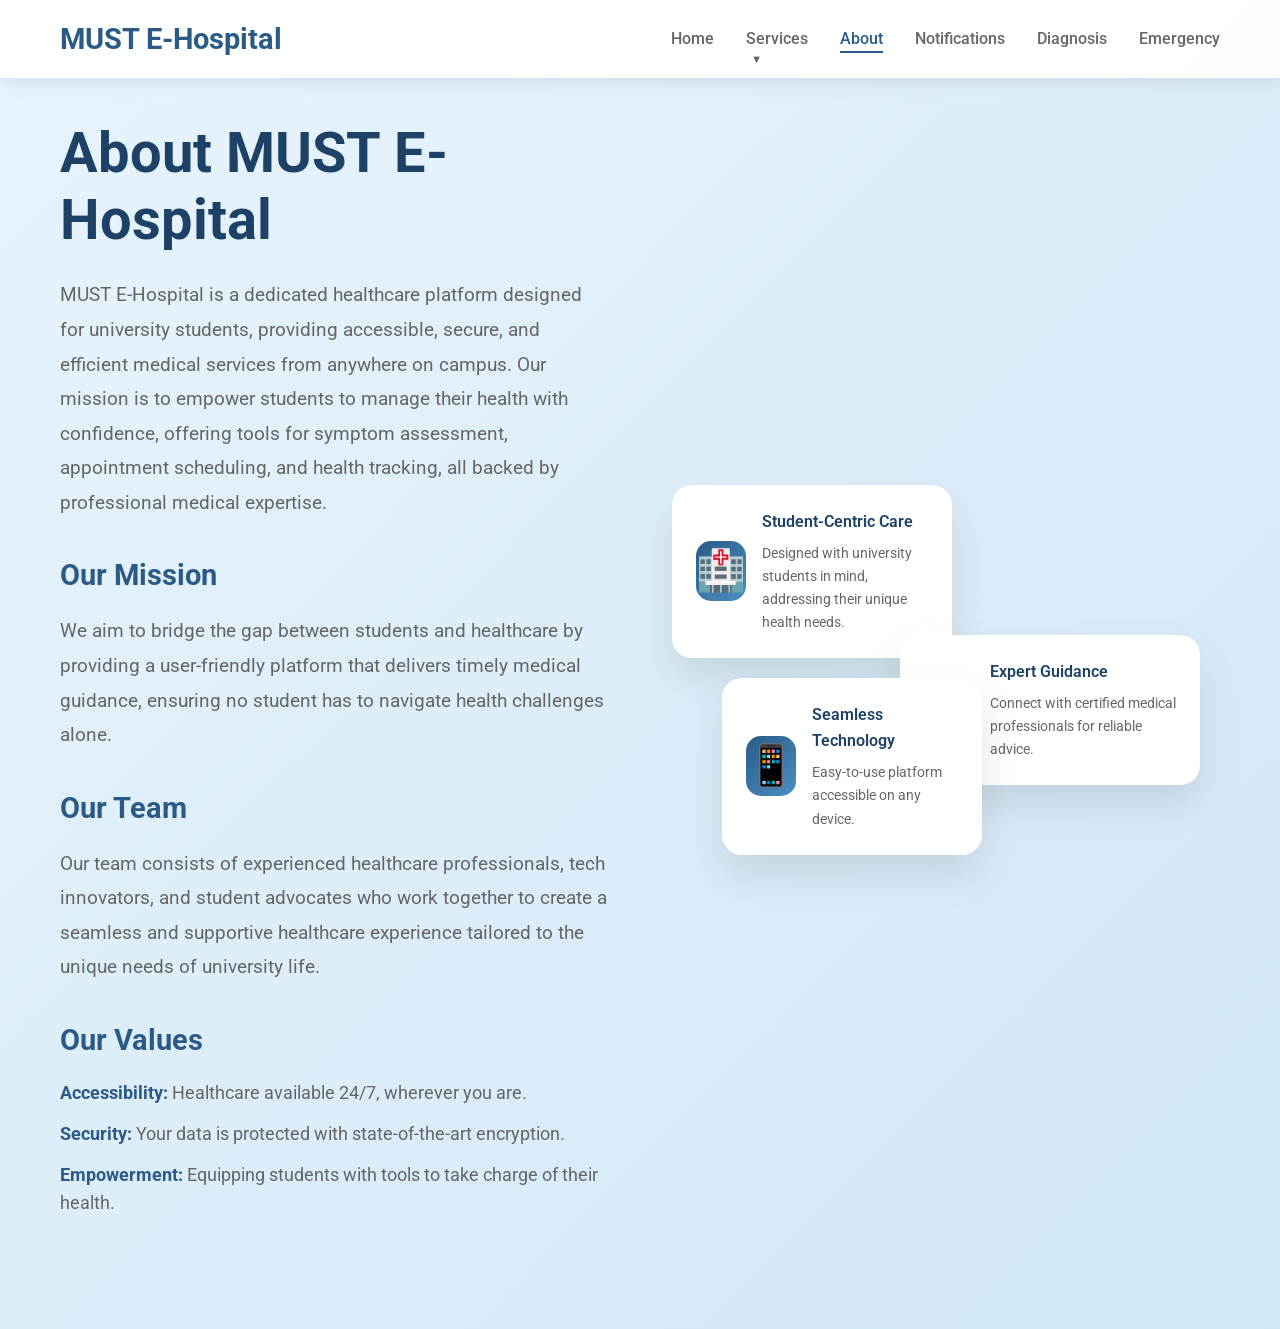
<file: about.html>
<!DOCTYPE html>
<html lang="en">
<head>
    <meta charset="UTF-8">
    <meta name="viewport" content="width=device-width, initial-scale=1.0">
    <title>About MUST E-Hospital - Student Healthcare Platform</title>
    <link href="https://fonts.googleapis.com/css2?family=Roboto:wght@300;400;500;700&display=swap" rel="stylesheet">
    <link rel="stylesheet" href="about.css">
</head>
<body>
    <!-- Header Section -->
    <header class="header">
        <div class="container">
            <div class="header-content">
                <div class="logo">
                    <h2>MUST E-Hospital</h2>
                </div>
                <nav class="nav">
                    <ul class="nav-list">
                        <li><a href="home.php" class="nav-link">Home</a></li>
                        <li>
                            <a href="#services" class="nav-link services">Services</a>
                            <div class="submenu">
                                <ul>
                                    <li><a href="Appointment.php" class="submenu-link">Appointment</a></li>
                                    <li><a href="Healthtrack.php" class="submenu-link">Healthtrack</a></li>
                                    <li><a href="Account.php" class="submenu-link">Account</a></li>
                                    <li><a href="Help.html" class="submenu-link">Help</a></li>
                                    <li><a href="includes/logout.inc.php" class="submenu-link">Logout</a></li>
                                </ul>
                            </div>
                        </li>
                        <li><a href="about.html" class="nav-link active">About</a></li>
                        <li><a href="Notifications.php" class="nav-link">Notifications</a></li>
                        <li><a href="Diagnosis.php" class="nav-link">Diagnosis</a></li>
                        <li><a href="Emergency.php" class="nav-link">Emergency</a></li>
                    </ul>
                </nav>
               
                <div class="mobile-menu-toggle">
                    <span></span>
                    <span></span>
                    <span></span>
                </div>
            </div>
        </div>
    </header>

    <!-- About Section -->
    <section class="about">
        <div class="container">
            <div class="about-content">
                <div class="about-text">
                    <h1>About MUST E-Hospital</h1>
                    <p>MUST E-Hospital is a dedicated healthcare platform designed for university students, providing accessible, secure, and efficient medical services from anywhere on campus. Our mission is to empower students to manage their health with confidence, offering tools for symptom assessment, appointment scheduling, and health tracking, all backed by professional medical expertise.</p>
                    <div class="about-mission">
                        <h3>Our Mission</h3>
                        <p>We aim to bridge the gap between students and healthcare by providing a user-friendly platform that delivers timely medical guidance, ensuring no student has to navigate health challenges alone.</p>
                    </div>
                    <div class="about-team">
                        <h3>Our Team</h3>
                        <p>Our team consists of experienced healthcare professionals, tech innovators, and student advocates who work together to create a seamless and supportive healthcare experience tailored to the unique needs of university life.</p>
                    </div>
                    <div class="about-values">
                        <h3>Our Values</h3>
                        <ul>
                            <li><strong>Accessibility:</strong> Healthcare available 24/7, wherever you are.</li>
                            <li><strong>Security:</strong> Your data is protected with state-of-the-art encryption.</li>
                            <li><strong>Empowerment:</strong> Equipping students with tools to take charge of their health.</li>
                        </ul>
                    </div>
                </div>
                <div class="about-visual">
                    <div class="about-card">
                        <div class="card-icon">🏥</div>
                        <div class="card-content">
                            <h4>Student-Centric Care</h4>
                            <p>Designed with university students in mind, addressing their unique health needs.</p>
                        </div>
                    </div>
                    <div class="about-card">
                        <div class="card-icon">🩺</div>
                        <div class="card-content">
                            <h4>Expert Guidance</h4>
                            <p>Connect with certified medical professionals for reliable advice.</p>
                        </div>
                    </div>
                    <div class="about-card">
                        <div class="card-icon">📱</div>
                        <div class="card-content">
                            <h4>Seamless Technology</h4>
                            <p>Easy-to-use platform accessible on any device.</p>
                        </div>
                    </div>
                </div>
            </div>
        </div>
    </section>

    <script>
        // Mobile menu functionality
        document.addEventListener('DOMContentLoaded', function() {
            const mobileMenuToggle = document.querySelector('.mobile-menu-toggle');
            const nav = document.querySelector('.nav');
            const navList = document.querySelector('.nav-list');
            const serviceLinks = document.querySelectorAll('.nav-link.services');

            console.log('About page mobile menu elements:', { mobileMenuToggle: !!mobileMenuToggle, nav: !!nav, navList: !!navList });

            // Only initialize once across all pages/scripts
            if (mobileMenuToggle && nav && navList) {
                if (document.body.dataset.mobileMenuInit) {
                    console.log('Mobile menu already initialized by another script - skipping about.html init');
                } else {
                    document.body.dataset.mobileMenuInit = '1';

                    // Toggle main mobile menu
                    mobileMenuToggle.addEventListener('click', function(e) {
                        // Prevent other document click handlers from running and closing the menu immediately
                        e.stopPropagation();
                        e.stopImmediatePropagation();
                        console.log('About: mobile menu toggle clicked');
                        this.classList.toggle('active');
                        nav.classList.toggle('active');
                        navList.classList.toggle('active');

                        // Track open state on body so other scripts can check it
                        document.body.classList.toggle('menu-open');

                        // Close all submenus when closing main menu
                        if (!navList.classList.contains('active')) {
                            closeAllSubmenus();
                        }
                    });

                    // Toggle submenus on mobile
                    serviceLinks.forEach(link => {
                        link.addEventListener('click', function(e) {
                            if (window.innerWidth <= 768) {
                                e.preventDefault();
                                // Block other click handlers to avoid race conditions
                                e.stopPropagation();
                                e.stopImmediatePropagation();
                                console.log('About: Services link clicked on mobile');
                                const submenu = this.nextElementSibling;

                                // Close other open submenus
                                closeOtherSubmenus(submenu);

                                // Toggle current submenu
                                this.classList.toggle('active');
                                if (submenu && submenu.classList.contains('submenu')) {
                                    submenu.classList.toggle('active');
                                }
                            }
                        });
                    });

                    // Close menu when clicking outside on mobile (only when menu is actually open)
                    document.addEventListener('click', function(e) {
                        if (window.innerWidth <= 768 &&
                            document.body.classList.contains('menu-open') &&
                            !e.target.closest('.nav') &&
                            !e.target.closest('.mobile-menu-toggle')) {
                            console.log('About: Click outside - closing mobile menu');
                            closeMobileMenu();
                        }
                    });

                    // Navigation handling
                    document.addEventListener('click', function(e) {
                        const link = e.target.closest('.nav-link, .submenu-link');
                        if (link) {
                            const targetUrl = link.getAttribute('href');

                            // Handle logout separately
                            if (targetUrl === 'includes/logout.inc.php') {
                                e.preventDefault();
                                window.location.href = targetUrl;
                                return;
                            }

                            // Close mobile menu when navigating (except for services dropdown) but only if menu is open
                            if (window.innerWidth <= 768 && document.body.classList.contains('menu-open') && !link.classList.contains('services')) {
                                closeMobileMenu();
                            }
                        }
                    });

                    // Close menu function
                    function closeMobileMenu() {
                        if (mobileMenuToggle) mobileMenuToggle.classList.remove('active');
                        if (nav) nav.classList.remove('active');
                        if (navList) navList.classList.remove('active');
                        // Remove the open-state marker
                        document.body.classList.remove('menu-open');
                        closeAllSubmenus();
                    }

                    // Close all submenus function
                    function closeAllSubmenus() {
                        document.querySelectorAll('.submenu').forEach(submenu => {
                            submenu.classList.remove('active');
                        });
                        document.querySelectorAll('.nav-link.services').forEach(link => {
                            link.classList.remove('active');
                        });
                    }

                    // Close other submenus function
                    function closeOtherSubmenus(currentSubmenu) {
                        document.querySelectorAll('.submenu').forEach(menu => {
                            if (menu !== currentSubmenu) {
                                menu.classList.remove('active');
                            }
                        });
                        document.querySelectorAll('.nav-link.services').forEach(menuLink => {
                            if (menuLink.nextElementSibling !== currentSubmenu) {
                                menuLink.classList.remove('active');
                            }
                        });
                    }
                }
            } else {
                console.log('About: No mobile menu found in DOM for this page - leaving menu init to page-specific scripts.');
            }

            // Header scroll effect (unchanged)
            window.addEventListener('scroll', function() {
                const header = document.querySelector('.header');
                if (window.scrollY > 50) {
                    header.classList.add('scrolled');
                } else {
                    header.classList.remove('scrolled');
                }
            });
        });
    </script>
</body>
</html>
</file>
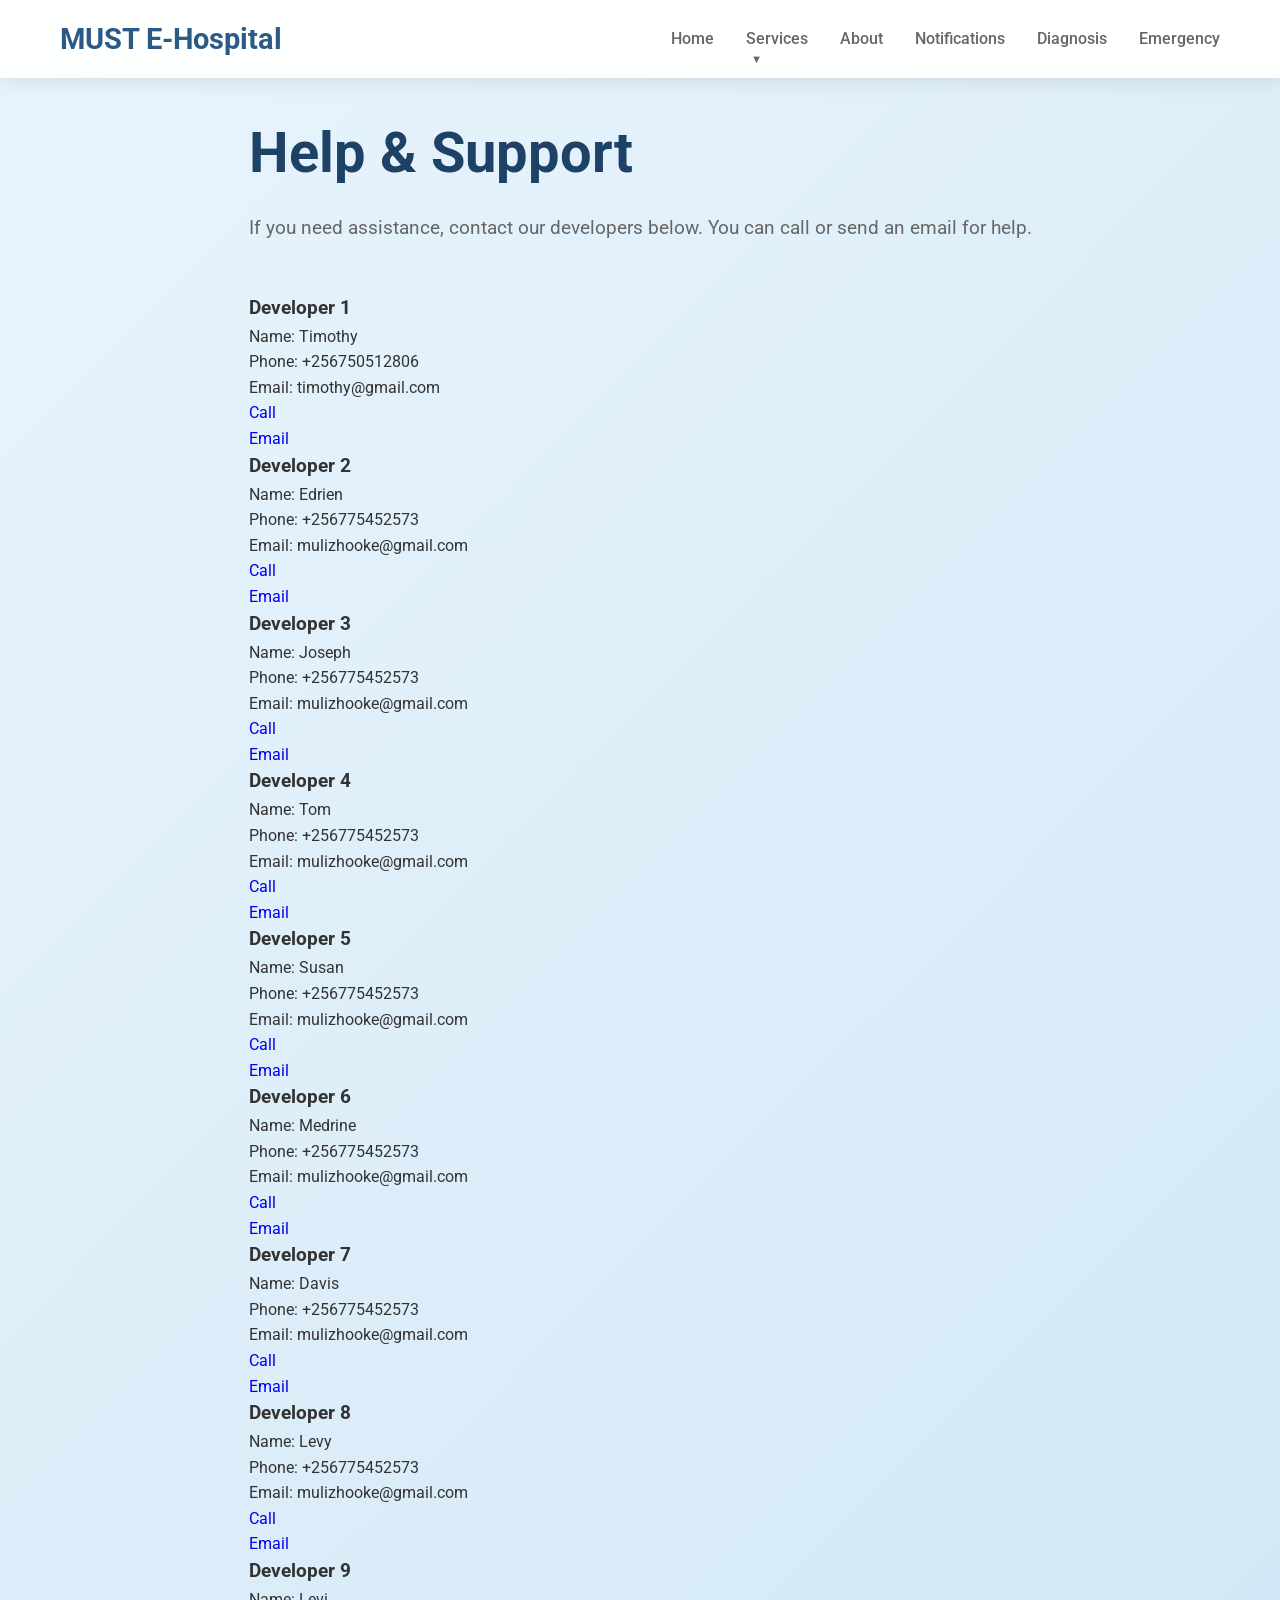
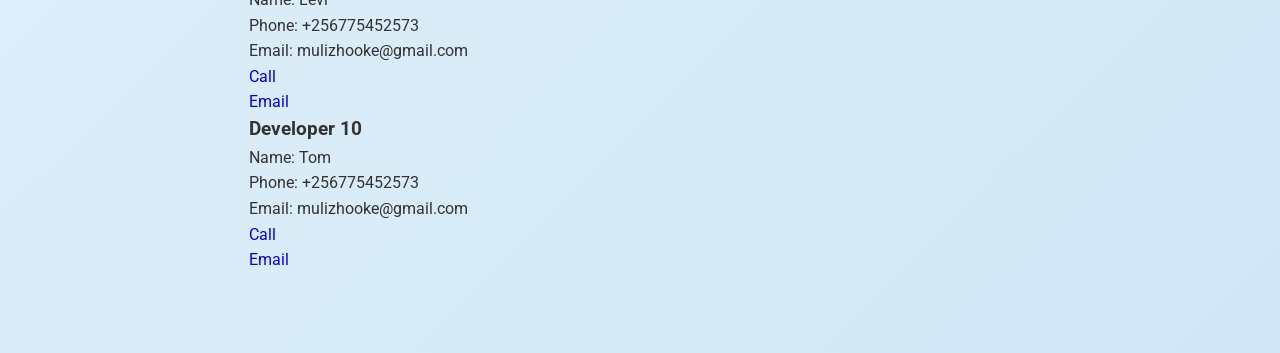
<file: Help.html>
<!DOCTYPE html>
<html lang="en">
<head>
    <meta charset="UTF-8">
    <meta name="viewport" content="width=device-width, initial-scale=1.0">
    <title>Help -MUST E-Hospital</title>
    <link href="https://fonts.googleapis.com/css2?family=Roboto:wght@300;400;500;700&display=swap" rel="stylesheet">
    <link rel="stylesheet" href="help.css">
</head>
<body>
    <!-- Header Section -->
    <header class="header">
        <div class="container">
            <div class="header-content">
                <div class="logo">
                    <h2>MUST E-Hospital</h2>
                </div>
                <nav class="nav">
                    <ul class="nav-list">
                        <li><a href="home.php" class="nav-link">Home</a></li>
                        <li>
                            <a href="#services" class="nav-link services">Services</a>
                            <div class="submenu">
                                <ul>
                                    <li><a href="Appointment.php" class="submenu-link">Appointment</a></li>
                                    <li><a href="Healthtrack.php" class="submenu-link">Healthtrack</a></li>
                                    <li><a href="Account.php" class="submenu-link">Account</a></li>
                                    <li><a href="Help.html" class="submenu-link active">Help</a></li>
                                    <li><a href="includes/logout.inc.php" class="submenu-link">Logout</a></li>
                                </ul>
                            </div>
                        </li>
                        <li><a href="about.html" class="nav-link">About</a></li>
                        <li><a href="Notifications.php" class="nav-link">Notifications</a></li>
                        <li><a href="Diagnosis.php" class="nav-link">Diagnosis</a></li>
                        <li><a href="Emergency.php" class="nav-link">Emergency</a></li>
                    </ul>
                </nav>
                
                <div class="mobile-menu-toggle">
                    <span></span>
                    <span></span>
                    <span></span>
                </div>
            </div>
        </div>
    </header>

    <!-- Help Section -->
    <section class="help">
        <div class="container">
            <div class="help-content">
                <div class="help-text">
                    <h1>Help & Support</h1>
                    <p>If you need assistance, contact our developers below. You can call or send an email for help.</p>
                </div>
                <div class="developer-list">
                    <div class="developer-card">
                        <h3>Developer 1</h3>
                        <p>Name: Timothy</p>
                        <p>Phone: +256750512806</p>
                        <p>Email: timothy@gmail.com</p>
                        <a href="tel:+256751502806" class="btn-primary">Call</a><br>
                        <a href="mailto:timothy@gmail.com" class="btn-secondary">Email</a>
                    </div>
                    <div class="developer-card">
                        <h3>Developer 2</h3>
                        <p>Name: Edrien</p>
                        <p>Phone: +256775452573</p>
                        <p>Email: mulizhooke@gmail.com</p>
                        <a href="tel:+256775452573" class="btn-primary">Call</a><br>
                        <a href="mailto:mulizhooke@gmail.com" class="btn-secondary">Email</a>
                    </div>
                    <div class="developer-card">
                        <h3>Developer 3</h3>
                        <p>Name: Joseph</p>
                        <p>Phone: +256775452573</p>
                        <p>Email: mulizhooke@gmail.com</p>
                        <a href="tel:+256775452573" class="btn-primary">Call</a><br>
                        <a href="mailto:mulizhooke@gmail.com" class="btn-secondary">Email</a>
                    </div>
                    <div class="developer-card">
                        <h3>Developer 4</h3>
                        <p>Name: Tom</p>
                        <p>Phone: +256775452573</p>
                        <p>Email: mulizhooke@gmail.com</p>
                        <a href="tel:+256775452573" class="btn-primary">Call</a><br>
                        <a href="mailto:mulizhooke@gmail.com" class="btn-secondary">Email</a>
                    </div>
                     <div class="developer-card">
                        <h3>Developer 5</h3>
                        <p>Name: Susan</p>
                        <p>Phone: +256775452573</p>
                        <p>Email: mulizhooke@gmail.com</p>
                        <a href="tel:+256775452573" class="btn-primary">Call</a><br>
                        <a href="mailto:mulizhooke@gmail.com" class="btn-secondary">Email</a>
                    </div>
                     <div class="developer-card">
                        <h3>Developer 6</h3>
                        <p>Name: Medrine</p>
                        <p>Phone: +256775452573</p>
                        <p>Email: mulizhooke@gmail.com</p>
                        <a href="tel:+256775452573" class="btn-primary">Call</a><br>
                        <a href="mailto:mulizhooke@gmail.com" class="btn-secondary">Email</a>
                    </div>
                     <div class="developer-card">
                        <h3>Developer 7</h3>
                        <p>Name: Davis</p>
                        <p>Phone: +256775452573</p>
                        <p>Email: mulizhooke@gmail.com</p>
                        <a href="tel:+256775452573" class="btn-primary">Call</a><br>
                        <a href="mailto:mulizhooke@gmail.com" class="btn-secondary">Email</a>
                    </div>
                     <div class="developer-card">
                        <h3>Developer 8</h3>
                        <p>Name: Levy</p>
                        <p>Phone: +256775452573</p>
                        <p>Email: mulizhooke@gmail.com</p>
                        <a href="tel:+256775452573" class="btn-primary">Call</a><br>
                        <a href="mailto:mulizhooke@gmail.com" class="btn-secondary">Email</a>
                    </div>
                     <div class="developer-card">
                        <h3>Developer 9</h3>
                        <p>Name: Levi</p>
                        <p>Phone: +256775452573</p>
                        <p>Email: mulizhooke@gmail.com</p>
                        <a href="tel:+256775452573" class="btn-primary">Call</a><br>
                        <a href="mailto:mulizhooke@gmail.com" class="btn-secondary">Email</a>
                    </div>
                     <div class="developer-card">
                        <h3>Developer 10</h3>
                        <p>Name: Tom</p>
                        <p>Phone: +256775452573</p>
                        <p>Email: mulizhooke@gmail.com</p>
                        <a href="tel:+256775452573" class="btn-primary">Call</a><br>
                        <a href="mailto:mulizhooke@gmail.com" class="btn-secondary">Email</a>
                    </div>
                    
                </div>
            </div>
        </div>
    </section>

    <script src="help.js"></script>
</body>
</html>
</file>
<file: about.css>
/* Reset and Base Styles */
* {
    margin: 0;
    padding: 0;
    box-sizing: border-box;
}

body {
    font-family: 'Roboto', sans-serif;
    line-height: 1.6;
    color: #333;
    overflow-x: hidden;
}

.container {
    max-width: 1200px;
    margin: 0 auto;
    padding: 0 20px;
}

/* Header Styles */
.header {
    background: rgba(255, 255, 255, 0.95);
    position: fixed;
    top: 0;
    left: 0;
    right: 0;
    z-index: 1000;
    transition: all 0.3s ease;
    box-shadow: 0 2px 20px rgba(0, 0, 0, 0.1);
}

.header.scrolled {
    background: rgba(255, 255, 255, 0.98);
    box-shadow: 0 2px 30px rgba(0, 0, 0, 0.15);
}

.header-content {
    display: flex;
    align-items: center;
    justify-content: space-between;
    padding: 1rem 0;
}

.logo h2 {
    color: #2B5A87;
    font-weight: 700;
    font-size: 1.8rem;
}

.nav-list {
    display: flex;
    list-style: none;
    gap: 2rem;
}

.nav-link {
    text-decoration: none;
    color: #666;
    font-weight: 500;
    transition: all 0.3s ease;
    position: relative;
}

.nav-link:hover,
.nav-link.active {
    color: #2B5A87;
}

.nav-link::after {
    content: '';
    position: absolute;
    bottom: -5px;
    left: 0;
    width: 0;
    height: 2px;
    background: #2B5A87;
    transition: width 0.3s ease;
}

.nav-link:hover::after,
.nav-link.active::after {
    width: 100%;
}

/* Submenu Styles - DESKTOP */
.nav-list li {
    position: relative;
}

.nav-link.services::after {
    content: '▼';
    font-size: 0.7rem;
    margin-left: 5px;
    display: inline-block;
    transition: transform 0.3s ease;
}

.nav-list li:hover .nav-link.services::after {
    transform: rotate(180deg);
}

.submenu {
    position: absolute;
    top: 100%;
    left: 0;
    background: white;
    box-shadow: 0 5px 20px rgba(0, 0, 0, 0.1);
    border-radius: 8px;
    min-width: 200px;
    opacity: 0;
    visibility: hidden;
    transform: translateY(10px);
    transition: all 0.3s ease;
    z-index: 1000;
    padding: 0;
}

.nav-list li:hover .submenu {
    opacity: 1;
    visibility: visible;
    transform: translateY(0);
}

.submenu ul {
    list-style: none;
    padding: 0.5rem 0;
}

.submenu li {
    list-style: none;
}

.submenu-link {
    display: block;
    padding: 0.8rem 1.5rem;
    color: #666;
    text-decoration: none;
    font-weight: 500;
    transition: all 0.3s ease;
}

.submenu-link:hover {
    background: #E8F4FD;
    color: #2B5A87;
}

.auth-buttons {
    display: flex;
    gap: 1rem;
}

.btn-login {
    background: transparent;
    border: 2px solid #2B5A87;
    color: #2B5A87;
    padding: 0.7rem 1.5rem;
    border-radius: 50px;
    font-weight: 500;
    cursor: pointer;
    transition: all 0.3s ease;
}

.btn-login:hover {
    background: #2B5A87;
    color: white;
}

.btn-signup {
    background: #2B5A87;
    border: 2px solid #2B5A87;
    color: white;
    padding: 0.7rem 1.5rem;
    border-radius: 50px;
    font-weight: 500;
    cursor: pointer;
    transition: all 0.3s ease;
}

.btn-signup:hover {
    background: #1E4166;
    border-color: #1E4166;
    transform: translateY(-2px);
}

.mobile-menu-toggle {
    display: none;
    flex-direction: column;
    cursor: pointer;
    gap: 4px;
}

.mobile-menu-toggle span {
    width: 25px;
    height: 3px;
    background: #2B5A87;
    transition: all 0.3s ease;
}

.mobile-menu-toggle.active span:nth-child(1) {
    transform: rotate(45deg) translate(5px, 5px);
}

.mobile-menu-toggle.active span:nth-child(2) {
    opacity: 0;
}

.mobile-menu-toggle.active span:nth-child(3) {
    transform: rotate(-45deg) translate(7px, -6px);
}

/* About Section */
.about {
    background: linear-gradient(135deg, #E8F4FD 0%, #D1E7F5 100%);
    padding: 120px 0 80px;
    min-height: 100vh;
    display: flex;
    align-items: center;
    position: relative;
}

.about-content {
    display: grid;
    grid-template-columns: 1fr 1fr;
    gap: 4rem;
    align-items: center;
}

.about-text h1 {
    font-size: 3.5rem;
    font-weight: 700;
    color: #1E4166;
    line-height: 1.2;
    margin-bottom: 1.5rem;
}

.about-text p {
    font-size: 1.2rem;
    color: #666;
    margin-bottom: 2rem;
    line-height: 1.8;
}

.about-mission,
.about-team,
.about-values {
    margin-bottom: 2rem;
}

.about-mission h3,
.about-team h3,
.about-values h3 {
    font-size: 1.8rem;
    color: #2B5A87;
    margin-bottom: 1rem;
}

.about-values ul {
    list-style: none;
    padding: 0;
}

.about-values li {
    font-size: 1.1rem;
    color: #666;
    margin-bottom: 0.8rem;
}

.about-values li strong {
    color: #2B5A87;
}

.about-cta {
    margin-top: 2rem;
}

.btn-primary {
    background: #2B5A87;
    color: white;
    border: none;
    padding: 1rem 2rem;
    border-radius: 50px;
    font-size: 1.1rem;
    font-weight: 600;
    cursor: pointer;
    transition: all 0.3s ease;
}

.btn-primary:hover {
    background: #1E4166;
    transform: translateY(-3px);
    box-shadow: 0 10px 30px rgba(43, 90, 135, 0.3);
}

.about-visual {
    position: relative;
    height: 500px;
}

.about-card {
    position: absolute;
    background: white;
    border-radius: 20px;
    padding: 1.5rem;
    box-shadow: 0 20px 40px rgba(0, 0, 0, 0.1);
    display: flex;
    align-items: center;
    gap: 1rem;
    animation: float 6s ease-in-out infinite;
    transition: all 0.3s ease;
}

.about-card:hover {
    transform: translateY(-10px) scale(1.05);
    box-shadow: 0 30px 60px rgba(0, 0, 0, 0.15);
}

.about-card:nth-child(1) {
    top: 50px;
    left: 0;
    width: 280px;
    animation-delay: 0s;
}

.about-card:nth-child(2) {
    top: 200px;
    right: 20px;
    width: 300px;
    animation-delay: -2s;
}

.about-card:nth-child(3) {
    bottom: 80px;
    left: 50px;
    width: 260px;
    animation-delay: -4s;
}

.card-icon {
    font-size: 2.5rem;
    background: linear-gradient(135deg, #2B5A87, #4A90C2);
    color: white;
    width: 60px;
    height: 60px;
    border-radius: 15px;
    display: flex;
    align-items: center;
    justify-content: center;
}

.card-content h4 {
    color: #1E4166;
    font-weight: 600;
    margin-bottom: 0.5rem;
}

.card-content p {
    color: #666;
    font-size: 0.9rem;
}

@keyframes float {
    0%, 100% {
        transform: translateY(0px);
    }
    50% {
        transform: translateY(-20px);
    }
}

/* MOBILE STYLES - FIXED */
@media (max-width: 768px) {
    .nav {
        display: none;
        position: fixed;
        top: 80px;
        left: 0;
        right: 0;
        background: white;
        z-index: 999;
        box-shadow: 0 5px 20px rgba(0, 0, 0, 0.1);
        padding: 0;
    }
    
    .nav.active {
        display: block;
    }
    
    .nav-list {
        flex-direction: column;
        padding: 1rem;
        gap: 0;
        display: flex;
    }
    
    .nav-list:not(.active) {
        display: flex;
    }
    
    .nav-list li {
        width: 100%;
        border-bottom: 1px solid #f0f0f0;
    }
    
    .nav-list li:last-child {
        border-bottom: none;
    }
    
    .nav-link {
        display: block;
        padding: 1rem;
        width: 100%;
    }
    
    /* Submenu styles for mobile - HIDDEN BY DEFAULT */
    .submenu {
        position: static;
        box-shadow: none;
        background: #F9F9F9;
        border-radius: 0;
        margin: 0;
        padding: 0;
        max-height: 0;
        overflow: hidden;
        transition: max-height 0.3s ease;
        opacity: 1;
        visibility: visible;
        transform: none;
        display: block !important;
    }
    
    .submenu.active {
        max-height: 300px;
        padding: 0;
    }
    
    .nav-link.services {
        display: flex;
        justify-content: space-between;
        align-items: center;
    }
    
    .nav-link.services::after {
        content: '▼';
        font-size: 0.7rem;
        display: inline-block;
        transition: transform 0.3s ease;
    }
    
    .nav-link.services.active::after {
        transform: rotate(180deg);
    }
    
    .submenu ul {
        list-style: none;
        padding: 0;
        margin: 0;
    }
    
    .submenu li {
        list-style: none;
        border-bottom: none;
    }
    
    .submenu-link {
        display: block;
        padding: 0.8rem 1.5rem 0.8rem 2rem;
        color: #666;
        text-decoration: none;
        font-weight: 500;
        transition: all 0.3s ease;
        border-left: 3px solid transparent;
        font-size: 0.9rem;
    }
    
    .submenu-link:hover {
        background: #E8F4FD;
        color: #2B5A87;
        border-left-color: #2B5A87;
    }
    
    .mobile-menu-toggle {
        display: flex;
    }
    
    .about {
        padding: 100px 0 60px;
    }
    
    .about-text h1 {
        font-size: 2.2rem;
    }
    
    .about-text p {
        font-size: 1.1rem;
    }
}

/* Responsive Design */
@media (max-width: 968px) {
    .about-content {
        grid-template-columns: 1fr;
        gap: 2rem;
    }
    
    .about-text {
        text-align: center;
    }
    
    .about-text h1 {
        font-size: 2.8rem;
    }
    
    .about-card {
        position: static;
        margin-bottom: 1rem;
        width: 100% !important;
        animation: none;
    }
    
    .about-visual {
        height: auto;
        display: flex;
        flex-direction: column;
        gap: 1rem;
    }
}

@media (max-width: 480px) {
    .container {
        padding: 0 15px;
    }
    
    .logo h2 {
        font-size: 1.5rem;
    }
    
    .about-text h1 {
        font-size: 1.8rem;
    }
    
    .about-text p {
        font-size: 1rem;
    }
    
    .about-mission h3,
    .about-team h3,
    .about-values h3 {
        font-size: 1.5rem;
    }
    
    .about-card {
        padding: 1rem;
        flex-direction: column;
        text-align: center;
    }
    
    .card-icon {
        width: 50px;
        height: 50px;
        font-size: 2rem;
    }
}
</file>
<file: help.css>
/* Reset and Base Styles */
* {
    margin: 0;
    padding: 0;
    box-sizing: border-box;
}

body {
    font-family: 'Roboto', sans-serif;
    line-height: 1.6;
    color: #333;
    overflow-x: hidden;
}

.container {
    max-width: 1200px;
    margin: 0 auto;
    padding: 0 20px;
}

/* Header Styles */
.header {
    background: rgba(255, 255, 255, 0.95);
    position: fixed;
    top: 0;
    left: 0;
    right: 0;
    z-index: 1000;
    transition: all 0.3s ease;
    box-shadow: 0 2px 20px rgba(0, 0, 0, 0.1);
}

.header.scrolled {
    background: rgba(255, 255, 255, 0.98);
    box-shadow: 0 2px 30px rgba(0, 0, 0, 0.15);
}

.header-content {
    display: flex;
    align-items: center;
    justify-content: space-between;
    padding: 1rem 0;
}

.logo h2 {
    color: #2B5A87;
    font-weight: 700;
    font-size: 1.8rem;
}

.nav-list {
    display: flex;
    list-style: none;
    gap: 2rem;
}

.nav-link {
    text-decoration: none;
    color: #666;
    font-weight: 500;
    transition: all 0.3s ease;
    position: relative;
}

.nav-link:hover,
.nav-link.active {
    color: #2B5A87;
}

.nav-link::after {
    content: '';
    position: absolute;
    bottom: -5px;
    left: 0;
    width: 0;
    height: 2px;
    background: #2B5A87;
    transition: width 0.3s ease;
}

.nav-link:hover::after,
.nav-link.active::after {
    width: 100%;
}

/* Submenu Styles */
.nav-list li {
    position: relative;
}

.nav-link.services::after {
    content: '▼';
    font-size: 0.7rem;
    margin-left: 5px;
    display: inline-block;
    transition: transform 0.3s ease;
}

.nav-list li:hover .nav-link.services::after {
    transform: rotate(180deg);
}

.submenu {
    position: absolute;
    top: 100%;
    left: 0;
    background: white;
    box-shadow: 0 5px 20px rgba(0, 0, 0, 0.1);
    border-radius: 8px;
    min-width: 200px;
    opacity: 0;
    visibility: hidden;
    transform: translateY(10px);
    transition: all 0.3s ease;
    z-index: 1000;
    padding: 0;
}

.nav-list li:hover .submenu {
    opacity: 1;
    visibility: visible;
    transform: translateY(0);
}

.submenu ul {
    list-style: none;
    padding: 0.5rem 0;
}

.submenu li {
    list-style: none;
}

.submenu-link {
    display: block;
    padding: 0.8rem 1.5rem;
    color: #666;
    text-decoration: none;
    font-weight: 500;
    transition: all 0.3s ease;
}

.submenu-link:hover,
.submenu-link.active {
    background: #E8F4FD;
    color: #2B5A87;
}

.auth-buttons {
    display: flex;
    gap: 1rem;
}

.btn-login {
    background: transparent;
    border: 2px solid #2B5A87;
    color: #2B5A87;
    padding: 0.7rem 1.5rem;
    border-radius: 50px;
    font-weight: 500;
    cursor: pointer;
    transition: all 0.3s ease;
}

.btn-login:hover {
    background: #2B5A87;
    color: white;
}

.btn-signup {
    background: #2B5A87;
    border: 2px solid #2B5A87;
    color: white;
    padding: 0.7rem 1.5rem;
    border-radius: 50px;
    font-weight: 500;
    cursor: pointer;
    transition: all 0.3s ease;
}
.developer-card a{
    text-decoration: none;
}

.btn-signup:hover {
    background: #1E4166;
    border-color: #1E4166;
    transform: translateY(-2px);
}

.mobile-menu-toggle {
    display: none;
    flex-direction: column;
    cursor: pointer;
    gap: 4px;
}

.mobile-menu-toggle span {
    width: 25px;
    height: 3px;
    background: #2B5A87;
    transition: all 0.3s ease;
}

.mobile-menu-toggle.active span:nth-child(1) {
    transform: rotate(45deg) translate(5px, 5px);
}

.mobile-menu-toggle.active span:nth-child(2) {
    opacity: 0;
}

.mobile-menu-toggle.active span:nth-child(3) {
    transform: rotate(-45deg) translate(7px, -6px);
}

/* Help Section */
.help {
    background: linear-gradient(135deg, #E8F4FD 0%, #D1E7F5 100%);
    padding: 120px 0 80px;
    min-height: 100vh;
    display: flex;
    align-items: center;
    position: relative;
}

.help-content {
    display: flex;
    flex-direction: column;
    gap: 2rem;
}

.help-text h1 {
    font-size: 3.5rem;
    font-weight: 700;
    color: #1E4166;
    line-height: 1.2;
    margin-bottom: 1.5rem;
}

.help-text p {
    font-size: 1.2rem;
    color: #666;
    margin-bottom: 1rem;
    line-height: 1.8;
}

.contact-list {
    background: white;
    border-radius: 20px;
    padding: 2rem;
    box-shadow: 0 20px 40px rgba(0, 0, 0, 0.1);
}

.contact-entry {
    background: #f9f9f9;
    border-radius: 8px;
    padding: 1.5rem;
    margin-bottom: 1rem;
    display: flex;
    justify-content: space-between;
    align-items: center;
    transition: all 0.3s ease;
}

.contact-entry:hover {
    background: #E8F4FD;
    transform: translateY(-3px);
}

.contact-info {
    display: flex;
    flex-direction: column;
}

.contact-info h3 {
    font-size: 1.2rem;
    color: #2B5A87;
    margin-bottom: 0.5rem;
}

.contact-info p {
    font-size: 1rem;
    color: #666;
}

.contact-buttons {
    display: flex;
    gap: 1rem;
}

.contact-btn {
    background: #2B5A87;
    color: white;
    border: none;
    padding: 0.8rem 1.5rem;
    border-radius: 50px;
    font-size: 1rem;
    font-weight: 600;
    cursor: pointer;
    text-decoration: none;
    text-align: center;
    transition: all 0.3s ease;
}

.contact-btn:hover {
    background: #1E4166;
    transform: translateY(-3px);
    box-shadow: 0 10px 30px rgba(43, 90, 135, 0.3);
}

.no-contacts {
    text-align: center;
    color: #666;
}

/* Responsive Design */
@media (max-width: 968px) {
    .contact-list {
        padding: 1.5rem;
    }
}

@media (max-width: 768px) {
    .nav {
        display: none;
    }
    .nav-list {
        position: fixed;
        top: 80px;
        left: 0;
        right: 0;
        background: white;
        flex-direction: column;
        padding: 2rem;
        box-shadow: 0 5px 20px rgba(0, 0, 0, 0.1);
        transform: translateY(-100%);
        opacity: 0;
        visibility: hidden;
        transition: all 0.3s ease;
    }
    .nav-list.active {
        transform: translateY(0);
        opacity: 1;
        visibility: visible;
    }
    .submenu {
        position: static;
        box-shadow: none;
        transform: none;
        opacity: 1;
        visibility: visible;
        background: #F9F9F9;
        border-radius: 4px;
        margin: 0.5rem 0;
        padding: 0.5rem 1rem;
    }
    .submenu ul {
        list-style: none;
    }
    .submenu li {
        list-style: none;
    }
    .nav-link.services::after {
        content: none;
    }
    .nav {
        display: block;
    }
    .mobile-menu-toggle {
        display: flex;
    }
    .auth-buttons {
        gap: 0.5rem;
    }
    .btn-login,
    .btn-signup {
        padding: 0.6rem 1.2rem;
        font-size: 0.9rem;
    }
    .help {
        padding: 100px 0 60px;
    }
    .help-text h1 {
        font-size: 2.2rem;
    }
    .help-text p {
        font-size: 1.1rem;
    }
    .contact-entry {
        flex-direction: column;
        align-items: flex-start;
        gap: 1rem;
    }
    .contact-buttons {
        width: 100%;
        flex-direction: column;
    }
    .contact-btn {
        width: 100%;
    }
}

@media (max-width: 480px) {
    .container {
        padding: 0 15px;
    }
    .logo h2 {
        font-size: 1.5rem;
    }
    .help-text h1 {
        font-size: 1.8rem;
    }
    .help-text p {
        font-size: 1rem;
    }
    .contact-list {
        padding: 1rem;
    }
    .contact-info h3 {
        font-size: 1.1rem;
    }
    .contact-info p {
        font-size: 0.9rem;
    }
    .contact-btn {
        padding: 0.6rem 1.2rem;
        font-size: 0.9rem;
    }
}
</file>
